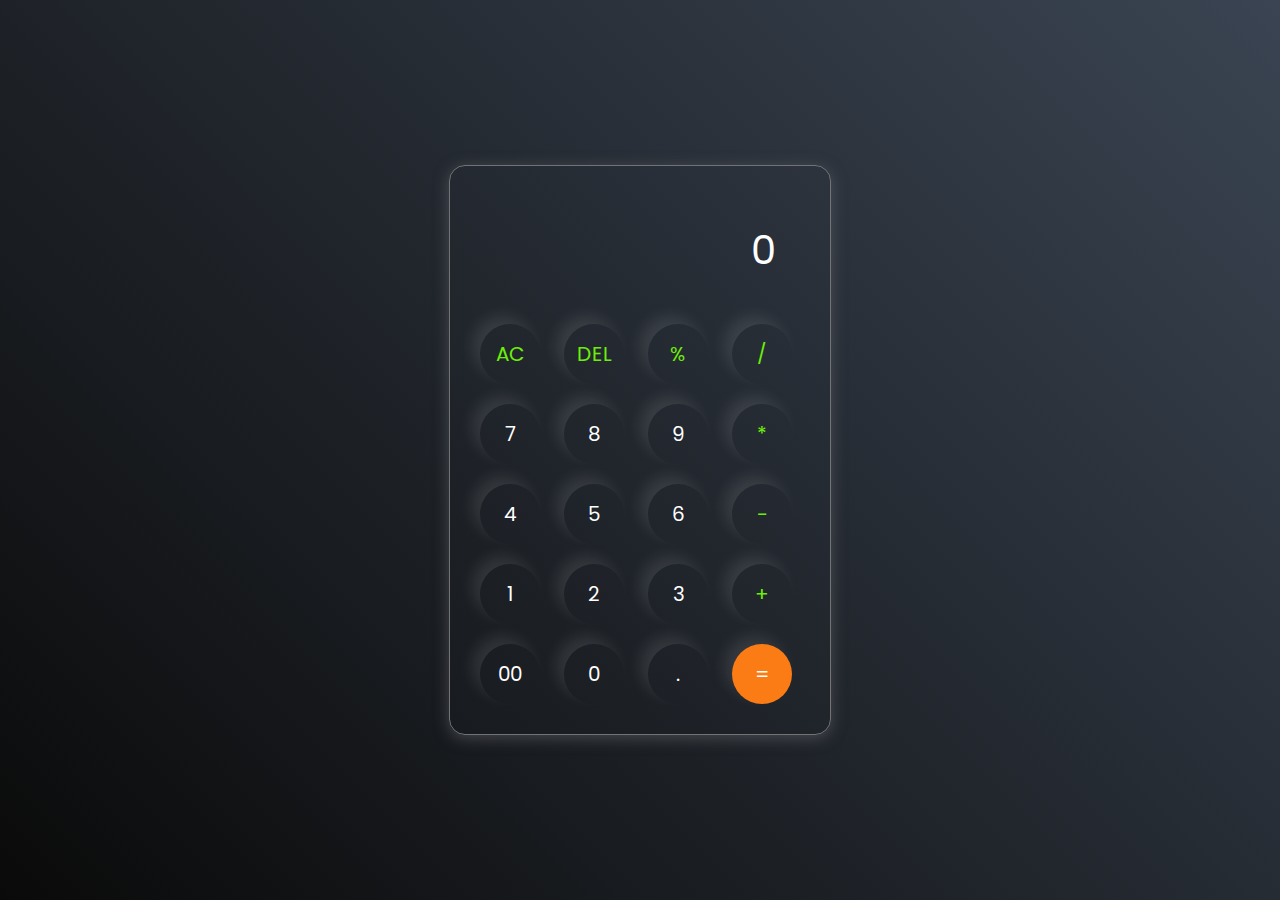
<file: calculator.html>
<!DOCTYPE html>
<html lang="en">
  <head>
    <meta charset="UTF-8" />
    <meta http-equiv="X-UA-Compatible" content="IE=edge" />
    <meta name="viewport" content="width=device-width, initial-scale=1.0" />
    <link rel="stylesheet" href="style4.css" />
    <title>Calculator - By Code Traversal</title>
  </head>
  <body>
    <div class="container">
      <div class="calculator">
        <input type="text" id="inputBox" placeholder="0" />
        <div>
          <button class="button operator">AC</button>
          <button class="button operator">DEL</button>
          <button class="button operator">%</button>
          <button class="button operator">/</button>
        </div>
        <div>
          <button class="button">7</button>
          <button class="button">8</button>
          <button class="button">9</button>
          <button class="button operator">*</button>
        </div>
        <div>
          <button class="button">4</button>
          <button class="button">5</button>
          <button class="button">6</button>
          <button class="button operator">-</button>
        </div>
        <div>
          <button class="button">1</button>
          <button class="button">2</button>
          <button class="button">3</button>
          <button class="button operator">+</button>
        </div>

        <div>
          <button class="button">00</button>
          <button class="button">0</button>
          <button class="button">.</button>
          <button class="button equalBtn">=</button>
        </div>
      </div>
    </div>

    <script src="script.js"></script>
  </body>
</html>
</file>
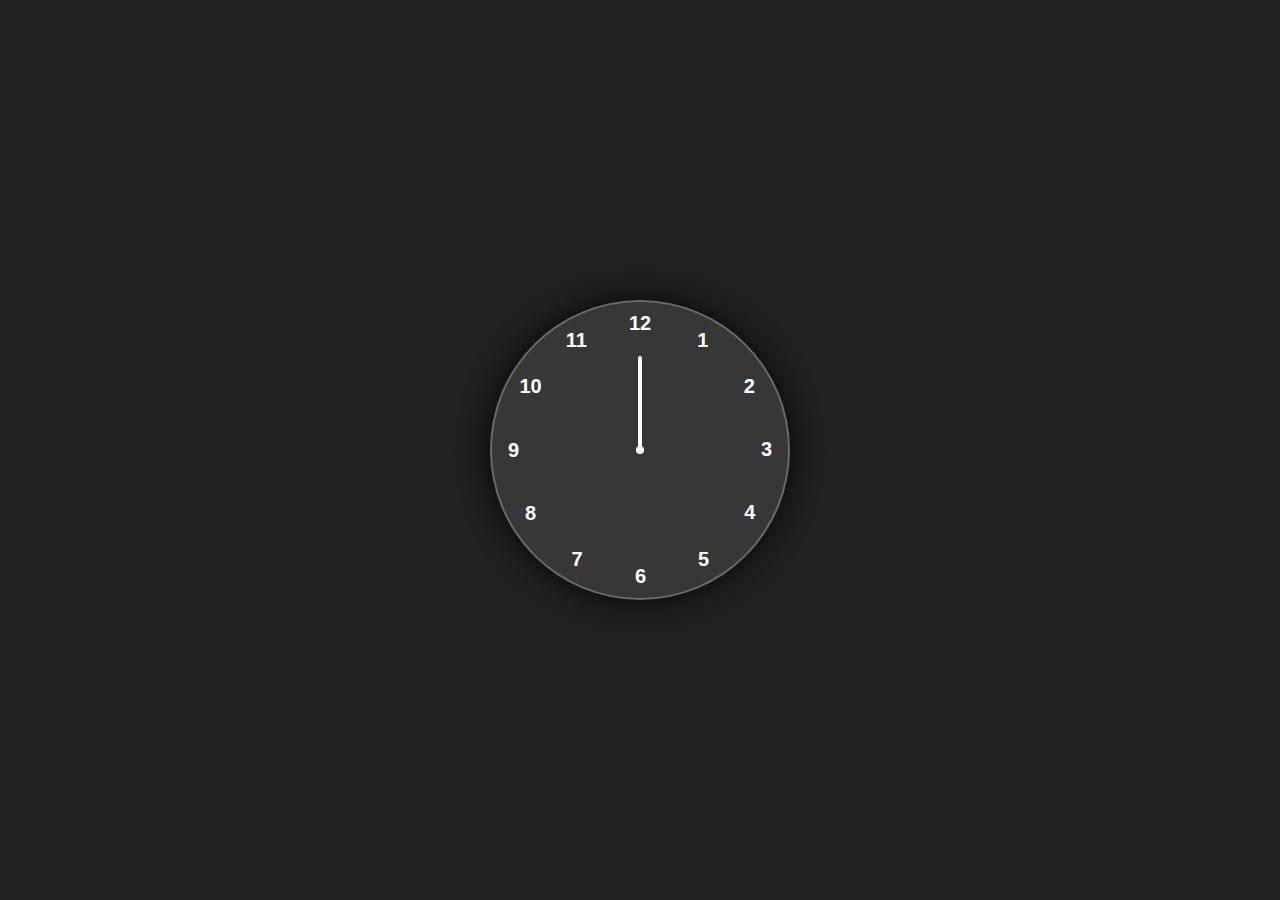
<file: clock.html>
<!DOCTYPE html>
<html lang="en">
  <head>
    <meta charset="UTF-8" />
    <meta http-equiv="X-UA-Compatible" content="IE=edge" />
    <meta name="viewport" content="width=device-width, initial-scale=1.0" />
    <link rel="stylesheet" href="style5.css" />
    <title>Analog Clock</title>
  </head>

  <body>
    <div class="container">
      <div class="clock">
        <div style="--clr: #ff3d58; --h: 74px" id="hour" class="hand">
          <i></i>
        </div>
        <div style="--clr: #00a6ff; --h: 84px" id="min" class="hand">
          <i></i>
        </div>
        <div style="--clr: #ffffff; --h: 94px" id="sec" class="hand">
          <i></i>
        </div>

        <span style="--i: 1"><b>1</b></span>
        <span style="--i: 2"><b>2</b></span>
        <span style="--i: 3"><b>3</b></span>
        <span style="--i: 4"><b>4</b></span>
        <span style="--i: 5"><b>5</b></span>
        <span style="--i: 6"><b>6</b></span>
        <span style="--i: 7"><b>7</b></span>
        <span style="--i: 8"><b>8</b></span>
        <span style="--i: 9"><b>9</b></span>
        <span style="--i: 10"><b>10</b></span>
        <span style="--i: 11"><b>11</b></span>
        <span style="--i: 12"><b>12</b></span>
      </div>
    </div>

    <script src="script2.js"></script>
  </body>
</html>
</file>
<file: style4.css>
@import url('https://fonts.googleapis.com/css2?family=Poppins:wght@500&display=swap');

*{
    margin: 0;
    padding: 0;
    box-sizing: border-box;
    font-family: 'Poppins', sans-serif;
}

body{
    width: 100%;
    height: 100vh;
    display: flex;
    justify-content: center;
    align-items: center;
    background: linear-gradient(45deg, #0a0a0a, #3a4452);
}

.calculator{
    border: 1px solid #717377;
    padding: 20px;
    border-radius: 16px;
    background: transparent;
    box-shadow: 0px 3px 15px rgba(113, 115, 119, 0.5);

}

input{
    width: 320px;
    border: none;
    padding: 24px;
    margin: 10px;
    background: transparent;
    box-shadow: 0px 3px 15px rgbs(84, 84, 84, 0.1);
    font-size: 40px;
    text-align: right;
    cursor: pointer;
    color: #ffffff;
}

input::placeholder{
    color: #ffffff;
}

button{
    border: none;
    width: 60px;
    height: 60px;
    margin: 10px;
    border-radius: 50%;
    background: transparent;
    color: #ffffff;
    font-size: 20px;
    box-shadow: -8px -8px 15px rgba(255, 255, 255, 0.1);
    cursor: pointer;
}

.equalBtn{
    background-color: #fb7c14;
}

.operator{
    color: #6dee0a;
}
</file>
<file: style5.css>
*{
    margin: 0;
    padding: 0;
    box-sizing: border-box;
    font-family: sans-serif;
    color: #ffffff;
}

body{
    display: flex;
    justify-content: center;
    align-items: center;
    min-height: 100vh;
    background-color: #212121;
}

.container{
    position: relative;
}

.clock{
    width: 300px;
    height: 300px;
    border-radius: 50%;
    background-color: rgba(255, 255, 255, 0.1);
    border: 2px solid rgba(255, 255, 255, 0.25);
    box-shadow: 0px 0px 30px rgba(0, 0, 0, 0.9);
    display: flex;
    justify-content: center;
    align-items: center;
}

.clock span{
    position: absolute;
    transform: rotate(calc(30deg * var(--i))); 
    inset: 12px;
    text-align: center;
}

.clock span b{
    transform: rotate(calc(-30deg * var(--i)));
    display: inline-block;
    font-size: 20px;
}

.clock::before{
    content: '';
    position: absolute;
    width: 8px;
    height: 8px;
    border-radius: 50%;
    background-color: #fff;
    z-index: 2;
}

.hand{
    position: absolute;
    display: flex;
    justify-content: center;
    align-items: flex-end;
}
.hand i{
    position: absolute;
    background-color: var(--clr);
    width: 4px;
    height: var(--h);
    border-radius: 8px;
}
</file>
